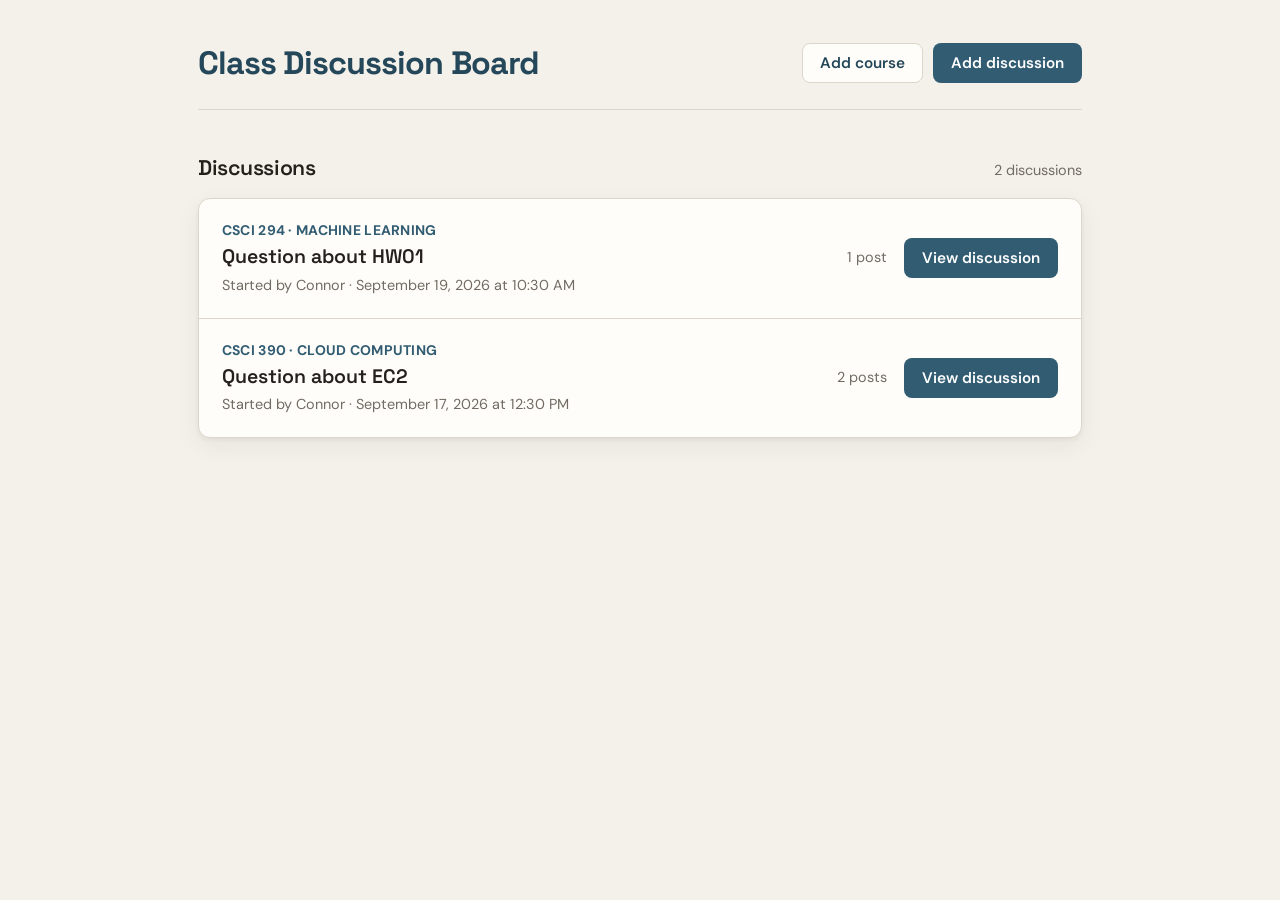
<file: ui/index.html>
<!DOCTYPE html>
<html lang="en">
  <head>
    <meta charset="utf-8" />
    <meta name="viewport" content="width=device-width, initial-scale=1" />
    <title>Class Discussion Board</title>
    <link rel="preconnect" href="https://fonts.googleapis.com" />
    <link rel="preconnect" href="https://fonts.gstatic.com" crossorigin />
    <link
      href="https://fonts.googleapis.com/css2?family=DM+Sans:wght@400;500;600;700&family=Space+Grotesk:wght@500;600;700&display=swap"
      rel="stylesheet"
    />
    <link rel="stylesheet" href="styles.css" />
  </head>
  <body>
    <div class="page">
      <header class="site-header">
        <div class="brand">
          <h1>Class Discussion Board</h1>
        </div>

        <div class="header-actions">
          <button class="btn btn-secondary" type="button">Add course</button>
          <button class="btn btn-primary" type="button">Add discussion</button>
        </div>
      </header>

      <main>
        <div class="section-header">
          <h2>Discussions</h2>
          <span class="section-count">2 discussions</span>
        </div>

        <ul class="discussion-list">
          <li class="discussion-row">
            <div class="discussion-main">
              <div class="discussion-course">CSCI 294 · Machine Learning</div>
              <h3 class="discussion-title">Question about HW01</h3>
              <p class="discussion-meta">
                Started by Connor · September 19, 2026 at 10:30 AM
              </p>
            </div>

            <div class="discussion-side">
              <span class="post-count">1 post</span>
              <button class="btn btn-primary" type="button">
                View discussion
              </button>
            </div>
          </li>

          <li class="discussion-row">
            <div class="discussion-main">
              <div class="discussion-course">CSCI 390 · Cloud Computing</div>
              <h3 class="discussion-title">Question about EC2</h3>
              <p class="discussion-meta">
                Started by Connor · September 17, 2026 at 12:30 PM
              </p>
            </div>

            <div class="discussion-side">
              <span class="post-count">2 posts</span>
              <button class="btn btn-primary" type="button">
                View discussion
              </button>
            </div>
          </li>
        </ul>
      </main>
    </div>
  </body>
</html>
</file>
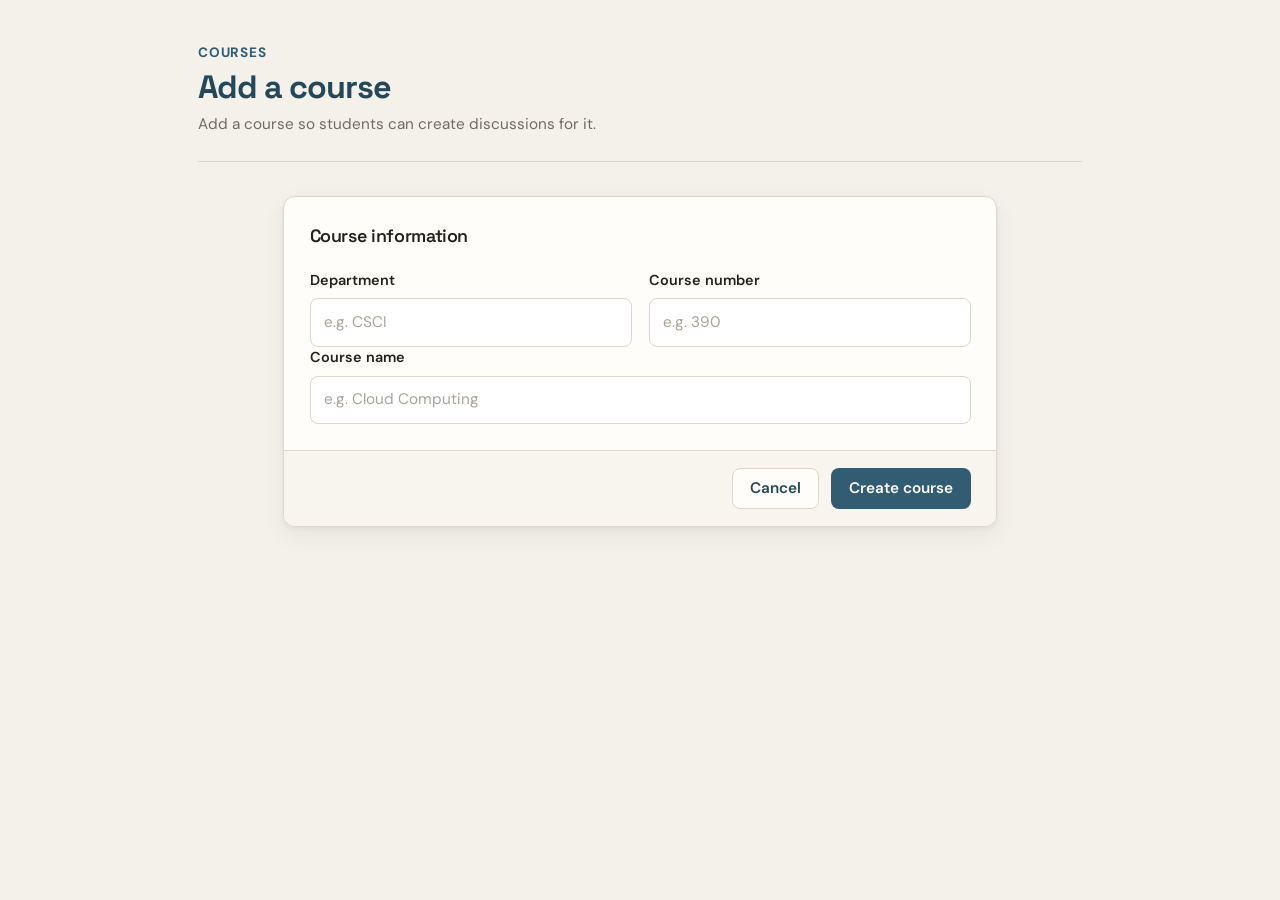
<file: ui/add-course.html>
<!DOCTYPE html>
<html lang="en">
  <head>
    <meta charset="utf-8" />
    <meta name="viewport" content="width=device-width, initial-scale=1" />
    <title>Add Course</title>
    <link rel="preconnect" href="https://fonts.googleapis.com" />
    <link rel="preconnect" href="https://fonts.gstatic.com" crossorigin />
    <link
      href="https://fonts.googleapis.com/css2?family=DM+Sans:wght@400;500;600;700&family=Space+Grotesk:wght@500;600;700&display=swap"
      rel="stylesheet"
    />
    <link rel="stylesheet" href="styles.css" />
  </head>

  <body>
    <div class="page">
      <header class="page-header">
        <div>
          <p class="page-label">Courses</p>
          <h1>Add a course</h1>
          <p class="page-description">
            Add a course so students can create discussions for it.
          </p>
        </div>
      </header>

      <main>
        <section class="form-card">
          <div class="form-section">
            <h2>Course information</h2>

            <div class="form-grid">
              <div class="form-field">
                <label for="department">Department</label>
                <input
                  id="department"
                  name="department"
                  type="text"
                  placeholder="e.g. CSCI"
                />
              </div>

              <div class="form-field">
                <label for="course-number">Course number</label>
                <input
                  id="course-number"
                  name="course-number"
                  type="text"
                  placeholder="e.g. 390"
                />
              </div>
            </div>

            <div class="form-field">
              <label for="course-name">Course name</label>
              <input
                id="course-name"
                name="course-name"
                type="text"
                placeholder="e.g. Cloud Computing"
              />
            </div>
          </div>

          <div class="form-actions">
            <button class="btn btn-secondary" type="button">
              Cancel
            </button>
            <button class="btn btn-primary" type="button">
              Create course
            </button>
          </div>
        </section>
      </main>
    </div>
  </body>
</html>
</file>
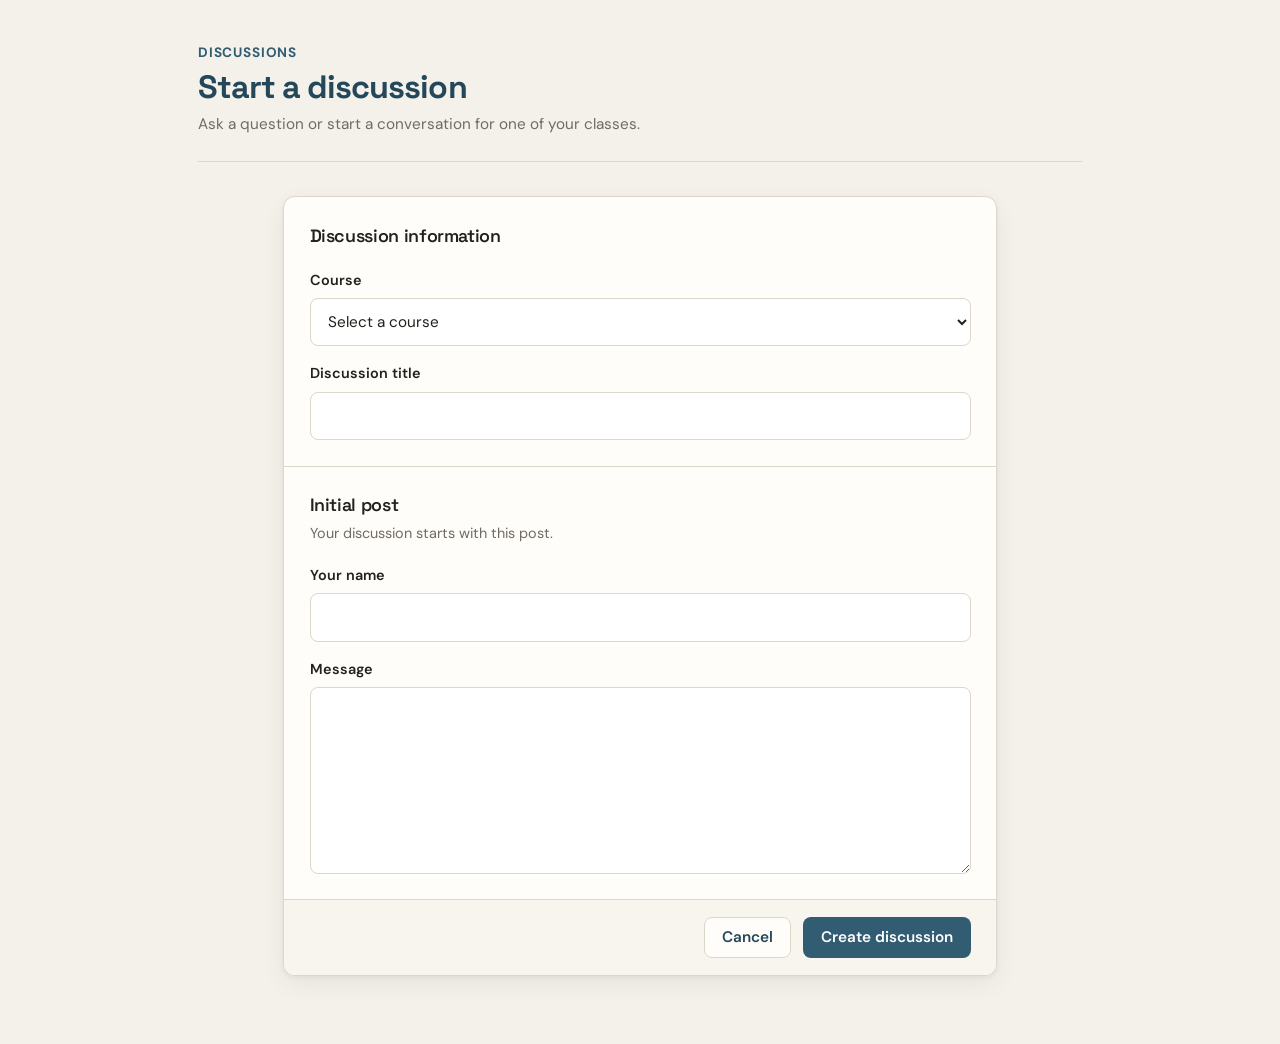
<file: ui/add-discussion.html>
<!DOCTYPE html>
<html lang="en">
  <head>
    <meta charset="utf-8" />
    <meta name="viewport" content="width=device-width, initial-scale=1" />
    <title>Add Discussion</title>
    <link rel="preconnect" href="https://fonts.googleapis.com" />
    <link rel="preconnect" href="https://fonts.gstatic.com" crossorigin />
    <link
      href="https://fonts.googleapis.com/css2?family=DM+Sans:wght@400;500;600;700&family=Space+Grotesk:wght@500;600;700&display=swap"
      rel="stylesheet"
    />
    <link rel="stylesheet" href="styles.css" />
  </head>

  <body>
    <div class="page">
      <header class="page-header">
        <div>
          <p class="page-label">Discussions</p>
          <h1>Start a discussion</h1>
          <p class="page-description">
            Ask a question or start a conversation for one of your classes.
          </p>
        </div>
      </header>

      <main>
        <section class="form-card">
          <div class="form-section">
            <h2>Discussion information</h2>

            <div class="form-field">
              <label for="course">Course</label>
              <select id="course" name="course">
                <option value="">Select a course</option>
                <option value="1">CSCI 390 · Cloud Computing</option>
                <option value="2">CSCI 294 · Machine Learning</option>
              </select>
            </div>

            <div class="form-field">
              <label for="title">Discussion title</label>
              <input
                id="title"
                name="title"
                type="text"
              />
            </div>
          </div>

          <div class="form-divider"></div>

          <div class="form-section">
            <div class="section-heading">
              <div>
                <h2>Initial post</h2>
                <p>
                  Your discussion starts with this post.
                </p>
              </div>
            </div>

            <div class="form-field">
              <label for="author-name">Your name</label>
              <input
                id="author-name"
                name="author-name"
                type="text"
              />
            </div>

            <div class="form-field">
              <label for="body">Message</label>
              <textarea
                id="body"
                name="body"
                rows="7"
              ></textarea>
            </div>
          </div>

          <div class="form-actions">
            <button class="btn btn-secondary" type="button">
              Cancel
            </button>
            <button class="btn btn-primary" type="button">
              Create discussion
            </button>
          </div>
        </section>
      </main>
    </div>
  </body>
</html>
</file>
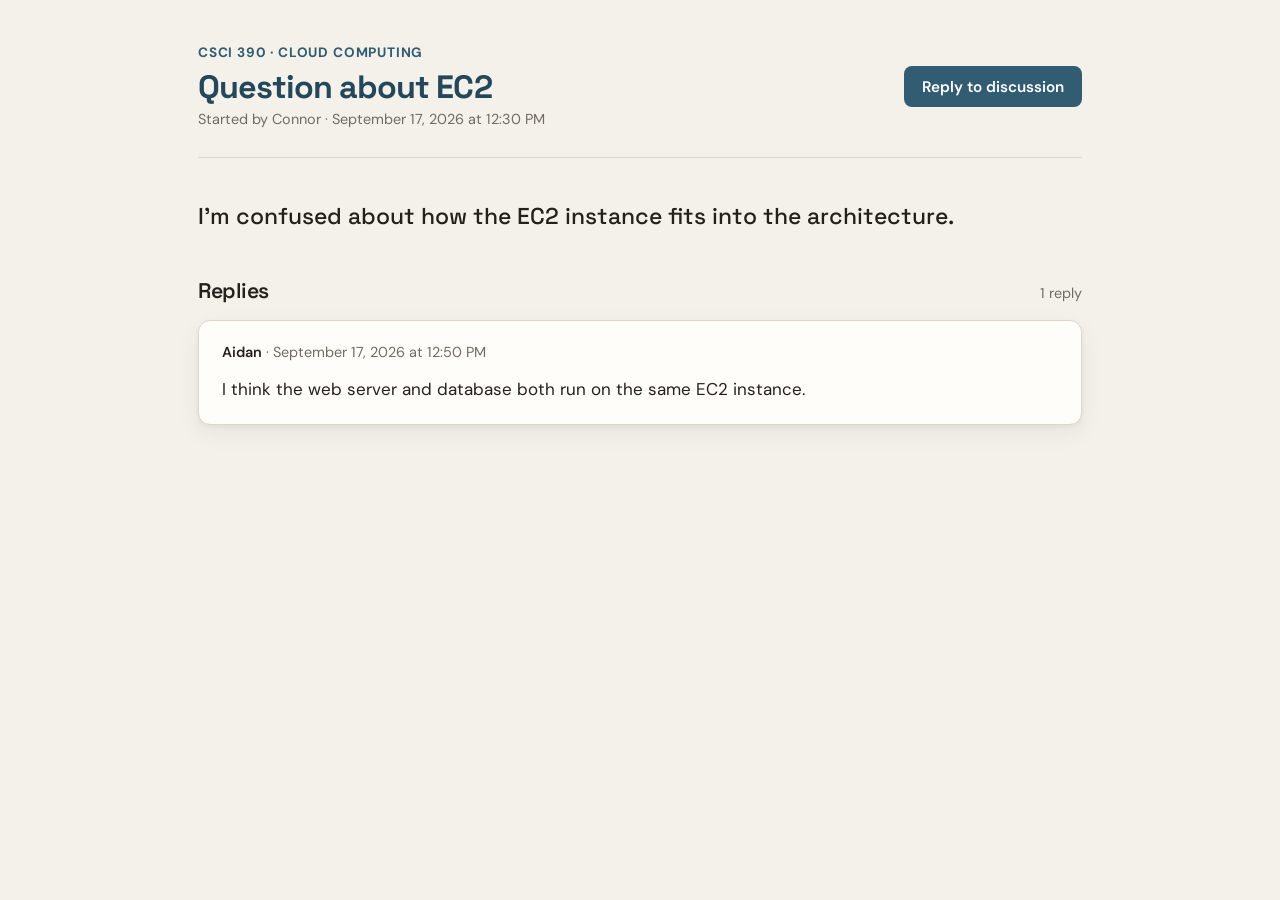
<file: ui/view-discussion.html>
<!DOCTYPE html>
<html lang="en">
  <head>
    <meta charset="utf-8" />
    <meta name="viewport" content="width=device-width, initial-scale=1" />
    <title>View Discussion</title>
    <link rel="preconnect" href="https://fonts.googleapis.com" />
    <link rel="preconnect" href="https://fonts.gstatic.com" crossorigin />
    <link
      href="https://fonts.googleapis.com/css2?family=DM+Sans:wght@400;500;600;700&family=Space+Grotesk:wght@500;600;700&display=swap"
      rel="stylesheet"
    />
    <link rel="stylesheet" href="styles.css" />
  </head>

  <body>
    <div class="page">
      <header class="site-header">
        <div class="brand">
          <p class="page-label">CSCI 390 · Cloud Computing</p>
          <h1>Question about EC2</h1>
          <p class="discussion-meta">
            Started by Connor · September 17, 2026 at 12:30 PM
          </p>
        </div>

        <div class="header-actions">
          <button class="btn btn-primary" type="button">Reply to discussion</button>
        </div>
      </header>

      <main>
        <!-- Initial Discussion Post -->
        <p style="margin: 0 0 2.5rem 0; font-family: var(--font-display); font-size: 1.35rem; font-weight: 500; color: var(--ink); line-height: 1.4;">
          I'm confused about how the EC2 instance fits into the architecture.
        </p>

        <!-- Replies Section -->
        <div class="section-header">
          <h2>Replies</h2>
          <span class="section-count">1 reply</span>
        </div>

        <ul class="discussion-list">
          <li class="discussion-row" style="flex-direction: column; align-items: flex-start; gap: 0.75rem;">
            <div class="discussion-meta" style="margin: 0; color: var(--ink); font-weight: 600;">
              Aidan <span style="font-weight: 400; color: var(--ink-muted);">· September 17, 2026 at 12:50 PM</span>
            </div>
            <div class="discussion-main">
              <p style="margin: 0;">I think the web server and database both run on the same EC2 instance.</p>
            </div>
          </li>
        </ul>
      </main>
    </div>
  </body>
</html>
</file>
<file: ui/styles.css>
:root {
  --bg: #f4f1eb;
  --surface: #fffdf9;
  --surface-alt: #f8f5ef;
  --ink: #24211d;
  --ink-muted: #716b63;
  --line: #ddd6ca;
  --brand: #315c72;
  --brand-dark: #24475a;
  --brand-soft: #e5eef2;
  --accent: #c9794a;
  --radius: 12px;
  --shadow:
    0 2px 4px rgb(36 33 29 / 5%),
    0 8px 24px rgb(36 33 29 / 6%);
  --font-display: "Space Grotesk", "Segoe UI", sans-serif;
  --font-body: "DM Sans", "Segoe UI", sans-serif;
}

*,
*::before,
*::after {
  box-sizing: border-box;
}

html {
  font-size: 17px;
}

body {
  margin: 0;
  min-height: 100vh;
  font-family: var(--font-body);
  color: var(--ink);
  background: var(--bg);
  line-height: 1.5;
}

button {
  font: inherit;
  color: inherit;
}

button:focus-visible {
  outline: 2px solid var(--accent);
  outline-offset: 3px;
}

.page {
  width: min(52rem, calc(100% - 2rem));
  margin: 0 auto;
  padding: 2.5rem 0 4rem;
}

.site-header {
  display: flex;
  align-items: center;
  justify-content: space-between;
  gap: 2rem;
  margin-bottom: 2.5rem;
  padding-bottom: 1.5rem;
  border-bottom: 1px solid var(--line);
}

.brand h1 {
  margin: 0;
  font-family: var(--font-display);
  font-size: 1.9rem;
  font-weight: 700;
  letter-spacing: -0.03em;
  line-height: 1.1;
  color: var(--brand-dark);
}

.brand-tag {
  margin: 0.4rem 0 0;
  font-size: 0.9rem;
  color: var(--ink-muted);
}

.header-actions {
  display: flex;
  flex-wrap: wrap;
  justify-content: flex-end;
  gap: 0.6rem;
}

.btn {
  display: inline-flex;
  align-items: center;
  justify-content: center;
  padding: 0.6rem 1rem;
  border: 1px solid transparent;
  border-radius: 8px;
  font-size: 0.9rem;
  font-weight: 600;
  line-height: 1.2;
  cursor: default;
  user-select: none;
}

.btn-primary {
  background: var(--brand);
  color: #ffffff;
}

.btn-primary:hover {
  background: var(--brand-dark);
}

.btn-secondary {
  background: var(--surface);
  border-color: var(--line);
  color: var(--brand-dark);
}

.btn-secondary:hover {
  background: var(--brand-soft);
}

.section-header {
  display: flex;
  align-items: baseline;
  justify-content: space-between;
  gap: 1rem;
  margin-bottom: 0.8rem;
}

.section-header h2 {
  margin: 0;
  font-family: var(--font-display);
  font-size: 1.25rem;
  font-weight: 600;
  letter-spacing: -0.02em;
}

.section-count {
  font-size: 0.85rem;
  color: var(--ink-muted);
}

.discussion-list {
  margin: 0;
  padding: 0;
  list-style: none;
  background: var(--surface);
  border: 1px solid var(--line);
  border-radius: var(--radius);
  box-shadow: var(--shadow);
  overflow: hidden;
}

.discussion-list li + li {
  border-top: 1px solid var(--line);
}

.discussion-row {
  display: flex;
  align-items: center;
  justify-content: space-between;
  gap: 2rem;
  padding: 1.25rem 1.35rem;
}

.discussion-main {
  min-width: 0;
}

.discussion-course {
  margin-bottom: 0.25rem;
  color: var(--brand);
  font-size: 0.82rem;
  font-weight: 700;
  letter-spacing: 0.02em;
  text-transform: uppercase;
}

.discussion-title {
  margin: 0;
  font-family: var(--font-display);
  font-size: 1.15rem;
  font-weight: 600;
  line-height: 1.25;
}

.discussion-meta {
  margin: 0.3rem 0 0;
  color: var(--ink-muted);
  font-size: 0.85rem;
}

.discussion-side {
  display: flex;
  flex-shrink: 0;
  align-items: center;
  gap: 1rem;
}

.post-count {
  min-width: 3.5rem;
  color: var(--ink-muted);
  font-size: 0.85rem;
  text-align: right;
  white-space: nowrap;
}

@media (max-width: 650px) {
  .site-header {
    align-items: flex-start;
    flex-direction: column;
  }

  .header-actions {
    justify-content: flex-start;
  }

  .discussion-row {
    align-items: flex-start;
    flex-direction: column;
    gap: 1rem;
  }

  .discussion-side {
    width: 100%;
    justify-content: space-between;
  }

  .post-count {
    text-align: left;
  }
}


.page-header {
    margin-bottom: 2rem;
    padding-bottom: 1.5rem;
    border-bottom: 1px solid var(--line);
  }
  
  .page-label {
    margin: 0 0 0.35rem;
    color: var(--brand);
    font-size: 0.8rem;
    font-weight: 700;
    letter-spacing: 0.06em;
    text-transform: uppercase;
  }
  
  .page-header h1 {
    margin: 0;
    font-family: var(--font-display);
    font-size: 1.9rem;
    font-weight: 700;
    letter-spacing: -0.03em;
    line-height: 1.1;
    color: var(--brand-dark);
  }
  
  .page-description {
    max-width: 38rem;
    margin: 0.5rem 0 0;
    color: var(--ink-muted);
    font-size: 0.9rem;
  }
  
  .form-card {
    max-width: 42rem;
    margin: 0 auto;
    background: var(--surface);
    border: 1px solid var(--line);
    border-radius: var(--radius);
    box-shadow: var(--shadow);
    overflow: hidden;
  }
  
  .form-section {
    padding: 1.5rem;
  }
  
  .form-section h2 {
    margin: 0 0 1.2rem;
    font-family: var(--font-display);
    font-size: 1.05rem;
    font-weight: 600;
    letter-spacing: -0.02em;
  }
  
  .section-heading h2 {
    margin-bottom: 0.2rem;
  }
  
  .section-heading p {
    margin: 0 0 1.2rem;
    color: var(--ink-muted);
    font-size: 0.85rem;
  }
  
  .form-grid {
    display: grid;
    grid-template-columns: 1fr 1fr;
    gap: 1rem;
  }
  
  .form-field {
    display: flex;
    flex-direction: column;
    gap: 0.4rem;
  }
  
  .form-field + .form-field {
    margin-top: 1rem;
  }
  
  .form-grid .form-field + .form-field {
    margin-top: 0;
  }
  
  .form-field label {
    font-size: 0.85rem;
    font-weight: 600;
  }
  
  .form-field input,
  .form-field select,
  .form-field textarea {
    width: 100%;
    padding: 0.7rem 0.8rem;
    border: 1px solid var(--line);
    border-radius: 8px;
    background: #ffffff;
    color: var(--ink);
    font: inherit;
    font-size: 0.9rem;
  }
  
  .form-field input::placeholder,
  .form-field textarea::placeholder {
    color: #aaa39a;
  }
  
  .form-field input:focus,
  .form-field select:focus,
  .form-field textarea:focus {
    outline: 2px solid var(--brand-soft);
    border-color: var(--brand);
  }
  
  .form-field textarea {
    min-height: 9rem;
    resize: vertical;
    line-height: 1.5;
  }
  
  .form-divider {
    height: 1px;
    background: var(--line);
  }
  
  .form-actions {
    display: flex;
    justify-content: flex-end;
    gap: 0.7rem;
    padding: 1rem 1.5rem;
    background: var(--surface-alt);
    border-top: 1px solid var(--line);
  }
  
  @media (max-width: 550px) {
    .form-grid {
      grid-template-columns: 1fr;
    }
  
    .form-grid .form-field + .form-field {
      margin-top: 1rem;
    }
  
    .form-actions {
      flex-direction: column-reverse;
    }
  
    .form-actions .btn {
      width: 100%;
    }
  }
</file>
